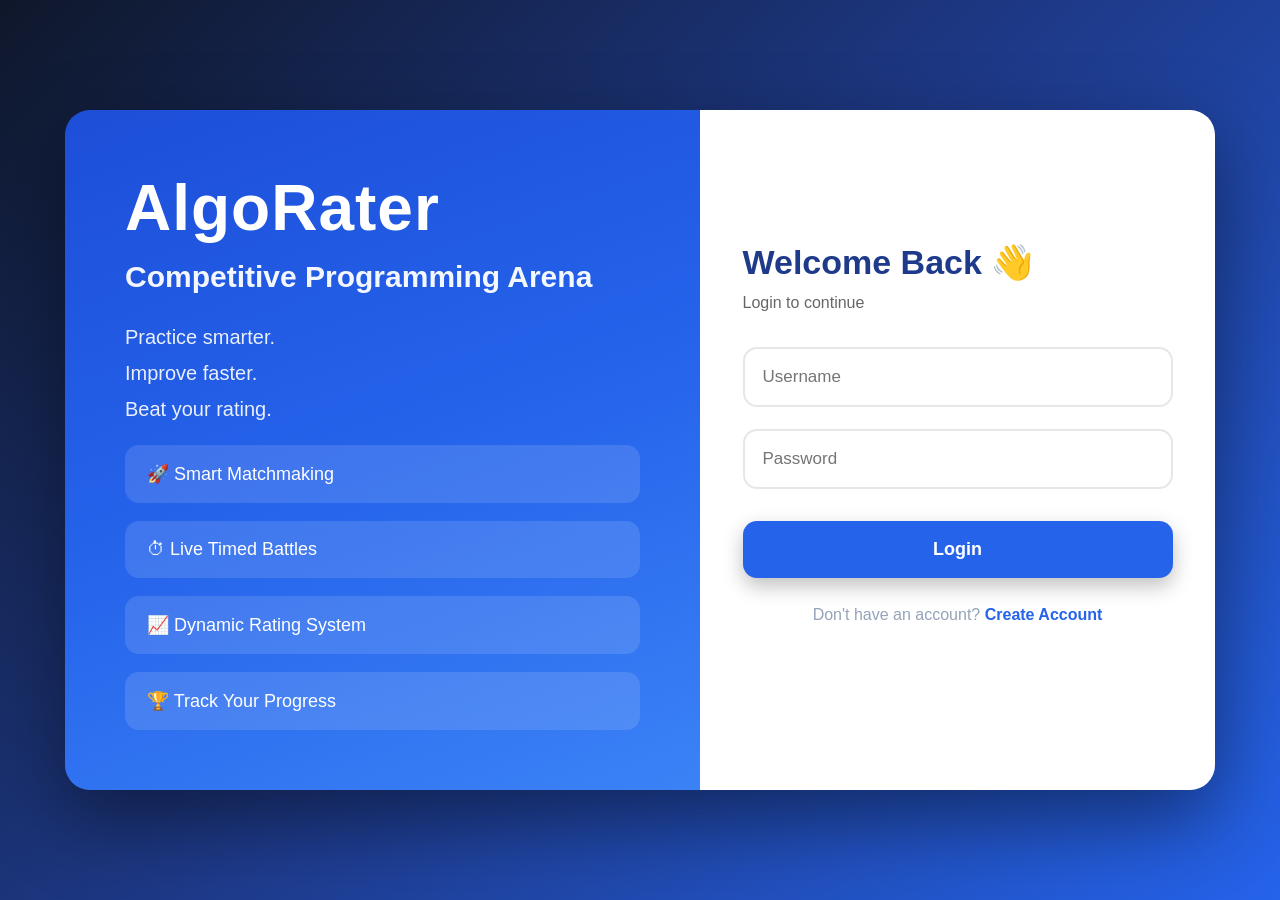
<file: static/login.html>
<!DOCTYPE html>
<html lang="en">

<head>

<meta charset="UTF-8">
<meta name="viewport" content="width=device-width, initial-scale=1.0">

<title>AlgoRater</title>

<link rel="stylesheet" href="/css/styles.css">

</head>

<body class="login-body">

<div class="login-page">

    <!-- LEFT SIDE -->

    <div class="login-left">

        <h1>AlgoRater</h1>

        <h2>Competitive Programming Arena</h2>

        <p>
            Practice smarter.<br>
            Improve faster.<br>
            Beat your rating.
        </p>

        <div class="feature">

            🚀 Smart Matchmaking

        </div>

        <div class="feature">

            ⏱ Live Timed Battles

        </div>

        <div class="feature">

            📈 Dynamic Rating System

        </div>

        <div class="feature">

            🏆 Track Your Progress

        </div>

    </div>



    <!-- RIGHT SIDE -->

    <div class="login-right">

        <div class="login-card">

            <!-- LOGIN -->

            <div id="loginForm">

                <h2>Welcome Back 👋</h2>

                <p>Login to continue</p>

                <input
                id="loginUsername"
                type="text"
                placeholder="Username">

                <input
                id="loginPassword"
                type="password"
                placeholder="Password">

                <button
                class="btn-primary"
                onclick="handleLogin()">

                Login

                </button>

                <div class="switch-text">

                    Don't have an account?

                    <a href="#"
                    onclick="showRegister();return false;">

                    Create Account

                    </a>

                </div>

            </div>



            <!-- REGISTER -->

            <div
            id="registerForm"
            style="display:none;">

                <h2>Create Account</h2>

                <p>Start your journey</p>

                <input
                id="regUsername"
                placeholder="Username">

                <input
                id="regPassword"
                type="password"
                placeholder="Password">

                <input
                id="regCfHandle"
                placeholder="Codeforces Handle">

                <button
                class="btn-primary"
                onclick="handleRegister()">

                Register

                </button>

                <div class="switch-text">

                    Already have an account?

                    <a href="#"
                    onclick="showLogin();return false;">

                    Login

                    </a>

                </div>

            </div>

            <p id="authStatus"></p>

        </div>

    </div>

</div>

<script src="/js/auth.js"></script>

</body>

</html>
</file>
<file: css/styles.css>
@import url('https://fonts.googleapis.com/css2?family=Poppins:wght@300;400;500;600;700;800&display=swap');

/* ===========================
   RESET
=========================== */

*{
    margin:0;
    padding:0;
    box-sizing:border-box;
}

html{
    scroll-behavior:smooth;
}

body{

    font-family:'Poppins',sans-serif;

    background:#0f172a;

    color:#f8fafc;

    min-height:100vh;
}


/* ===========================
   NAVBAR
=========================== */

.navbar{

    display:flex;

    justify-content:space-between;

    align-items:center;

    padding:18px 40px;

    background:#111827;

}

.navbar h1{

    color:#3b82f6;

    font-size:30px;

    font-weight:700;

    letter-spacing:1px;

}

.nav-links{

    display:flex;

    align-items:center;

    gap:25px;

}

.nav-links a{

    color:#d1d5db;

    text-decoration:none;

    font-size:16px;

    font-weight:500;

    transition:.3s;

}

.nav-links a:hover{

    color:#3b82f6;

}

.nav-links span{

    margin-left:30px;

    background:#1e293b;

    padding:10px 18px;

    border-radius:30px;

    font-size:15px;

}


/* ===========================
   MAIN CONTAINER
=========================== */


.container{
    width:100%;
    min-height:calc(100vh - 70px);

    display:flex;
    justify-content:center;
    align-items:flex-start;

    padding:40px 20px;
    box-sizing:border-box;
}


/* ===========================
   SIDEBAR
=========================== */

.sidebar{

    background:#1e293b;

    border-radius:18px;

    padding:30px;

    border:1px solid #334155;

    box-shadow:0 15px 35px rgba(0,0,0,.35);

}

.sidebar h3{

    font-size:22px;

    margin-bottom:25px;

    color:white;

    border-bottom:1px solid #334155;

    padding-bottom:15px;

}


/* ===========================
   PROFILE CARD
=========================== */




.profile-item{

    margin-bottom:12px;

    display:flex;

    justify-content:space-between;

    align-items:center;

}

.profile-item span:first-child{

    color:#94a3b8;

}

.profile-item span:last-child{

    font-weight:600;

}


/* ===========================
   FORM
=========================== */

.form-group{

    margin-bottom:22px;

}

.form-group label{

    display:block;

    margin-bottom:8px;

    color:#cbd5e1;

    font-size:14px;

}

.form-group input,
.form-group select{

    width:100%;

    padding:14px;

    border-radius:10px;

    border:1px solid #334155;

    background:#0f172a;

    color:white;

    font-size:15px;

    outline:none;

    transition:.3s;

}

.form-group input:focus,
.form-group select:focus{

    border-color:#3b82f6;

    box-shadow:0 0 10px rgba(59,130,246,.4);

}


/* ===========================
   BUTTONS
=========================== */

.btn-primary{

    width:100%;

    padding:15px;

    border:none;

    border-radius:12px;

    background:#2563eb;

    color:white;

    font-size:16px;

    font-weight:600;

    cursor:pointer;

    transition:.3s;

}

.btn-primary:hover{

    background:#1d4ed8;

    transform:translateY(-2px);

}

.btn-success{

    padding:15px 28px;

    border:none;

    border-radius:12px;

    background:#16a34a;

    color:white;

    cursor:pointer;

    font-size:15px;

    font-weight:600;

    transition:.3s;

}

.btn-success:hover{

    background:#15803d;

}

.btn-danger{

    padding:15px 28px;

    border:none;

    border-radius:12px;

    background:#dc2626;

    color:white;

    cursor:pointer;

    font-size:15px;

    font-weight:600;

    transition:.3s;

}

.btn-danger:hover{

    background:#b91c1c;

}
/* ==========================================
   MAIN CONTENT
========================================== */

.main-content{

    background:#1e293b;

    border-radius:18px;

    padding:35px;

    border:1px solid #334155;

    box-shadow:0 15px 35px rgba(0,0,0,.35);

}

.view-panel{

    animation:fadeIn .4s ease;

}

.main-content h2{

    font-size:30px;

    margin-bottom:15px;

    color:white;

}

.main-content p{

    color:#94a3b8;

    line-height:1.8;

    font-size:16px;

}


/* ==========================================
   STATUS MESSAGE
========================================== */

.status-msg{

    margin-top:20px;

    font-weight:600;

    font-size:15px;

}


/* ==========================================
   TABLES
========================================== */

.table-container{

    overflow-x:auto;

    margin-top:25px;

}

.cp-table{

    width:100%;

    margin-top:15px;

    border-collapse:collapse;

}

.cp-table th{

    background:#2563eb;

    color:white;

    padding:15px;

}

.cp-table td{

    padding:15px;

    border-bottom:1px solid #334155;

}

.cp-table thead{

    background:#2563eb;

}

.cp-table th{

    color:white;

    padding:16px;

    text-align:left;

    font-weight:600;

}

.cp-table td{

    padding:16px;

    border-bottom:1px solid #334155;

    color:#e2e8f0;

}

.cp-table tbody tr{

    transition:.25s;

}

.cp-table tbody tr:hover{

    background:#273549;

}


/* ==========================================
   MATCH CARD
========================================== */

.match-card{

    background:#0f172a;

    border:1px solid #334155;

    border-radius:18px;

    padding:30px;

    margin-top:20px;

}

.match-card h2{

    color:#ef4444;

}

.problem-link{

    color:#60a5fa;

    text-decoration:none;

    font-weight:600;

    font-size:18px;

}

.problem-link:hover{

    text-decoration:underline;

}

.action-bar{

    display:flex;

    gap:20px;

    margin-top:35px;

    flex-wrap:wrap;

}


/* ==========================================
   RESULT CARD
========================================== */

.result-card{

    background:#0f172a;

    border-radius:18px;

    border:1px solid #334155;

    padding:30px;

}


/* ==========================================
   LOGIN / REGISTER PAGE
========================================== */

.auth-page{

    min-height:100vh;

    display:flex;

    justify-content:center;

    align-items:center;

    background:linear-gradient(
        135deg,
        #0f172a,
        #111827,
        #1e293b
    );

}

.auth-container{

    width:420px;

    background:#1e293b;

    padding:40px;

    border-radius:20px;

    border:1px solid #334155;

    box-shadow:0 25px 60px rgba(0,0,0,.45);

}

.auth-container h1{

    text-align:center;

    color:#3b82f6;

    margin-bottom:10px;

}

.auth-container p{

    text-align:center;

    color:#94a3b8;

    margin-bottom:30px;

}

.auth-form{

    display:none;

}

.auth-form.active{

    display:block;

}

.auth-form input{

    width:100%;

    margin-bottom:18px;

    padding:15px;

    border-radius:10px;

    border:1px solid #334155;

    background:#0f172a;

    color:white;

    font-size:15px;

}

.auth-form input:focus{

    border-color:#3b82f6;

    outline:none;

}


/* ==========================================
   LOGIN / REGISTER BUTTONS
========================================== */

.tabs{

    display:flex;

    margin-bottom:30px;

}

.tab-btn{

    flex:1;

    padding:14px;

    background:#111827;

    border:none;

    color:#cbd5e1;

    cursor:pointer;

    font-size:15px;

    transition:.3s;

}

.tab-btn:first-child{

    border-radius:10px 0 0 10px;

}

.tab-btn:last-child{

    border-radius:0 10px 10px 0;

}

.tab-btn.active{

    background:#2563eb;

    color:white;

}


/* ==========================================
   SMALL TEXT
========================================== */

small{

    color:#94a3b8;

}


/* ==========================================
   LINKS
========================================== */

a{

    transition:.3s;

}

a:hover{

    opacity:.9;

}


/* ==========================================
   ANIMATION
========================================== */

@keyframes fadeIn{

    from{

        opacity:0;

        transform:translateY(15px);

    }

    to{

        opacity:1;

        transform:translateY(0);

    }

}

/* ==========================================
   CODEFORCES RATING COLORS
========================================== */

/* CODEFORCES RATING COLORS */

.rating-gray{
    color:#808080 !important;
    font-weight:700;
}

.rating-green{
    color:#008000 !important;
    font-weight:700;
}

.rating-cyan{
    color:#03A89E !important;
    font-weight:700;
}

.rating-blue{
    color:#0000FF !important;
    font-weight:700;
}

.rating-violet{
    color:#AA00AA !important;
    font-weight:700;
}

.rating-orange{
    color:#FF8C00 !important;
    font-weight:700;
}

.rating-red{
    color:#FF0000 !important;
    font-weight:700;
}

/* ==========================================
   TIMER
========================================== */

#ui-time{

    font-size:30px;

    font-weight:700;

    letter-spacing:1px;

}

.timer-green{

    color:#22C55E;

}

.timer-red{

    color:#EF4444;

    animation:blink 1s infinite;

}

@keyframes blink{

    50%{

        opacity:.4;

    }

}





/* ==========================================
   LEADERBOARD
========================================== */

.leaderboard-card{

    background:#111827;

    padding:30px;

    border-radius:20px;

    border:1px solid #334155;

}

.rank-1{

    color:#FFD700;

    font-weight:bold;

}

.rank-2{

    color:#C0C0C0;

    font-weight:bold;

}

.rank-3{

    color:#CD7F32;

    font-weight:bold;

}


/* ==========================================
   WELCOME PANEL
========================================== */

#welcomeArea{

    display:flex;

    justify-content:center;

    align-items:center;

    flex-direction:column;

    min-height:400px;

    text-align:center;

}

#welcomeArea h2{

    font-size:42px;

    margin-bottom:20px;

}

#welcomeArea p{

    font-size:18px;

    max-width:650px;

}


/* ==========================================
   MATCH COMPLETE
========================================== */

#resultArea{

    text-align:center;

}

#resultArea h2{

    color:#22C55E;

}

#res-new{

    font-size:34px;

    font-weight:bold;

}


/* ==========================================
   SCROLLBAR
========================================== */

::-webkit-scrollbar{

    width:8px;

}

::-webkit-scrollbar-track{

    background:#111827;

}

::-webkit-scrollbar-thumb{

    background:#3B82F6;

    border-radius:20px;

}

::-webkit-scrollbar-thumb:hover{

    background:#2563EB;

}


/* ==========================================
   RESPONSIVE
========================================== */

@media(max-width:1100px){

.container{

grid-template-columns:1fr;

}


.navbar{

padding:20px;

flex-direction:column;

height:auto;

gap:15px;

}

.nav-links{

flex-wrap:wrap;

justify-content:center;

}

}

@media(max-width:700px){

.main-content{

padding:20px;

}

.sidebar{

padding:20px;

}

.action-bar{

flex-direction:column;

}

.btn-success,
.btn-danger{

width:100%;

}

#welcomeArea h2{

font-size:30px;

}

}


/* ==========================================
   NICE HOVER EFFECTS
========================================== */

.sidebar,
.main-content,
.profile-card,
.result-card,
.leaderboard-card{

transition:.3s;

}

.sidebar:hover,
.main-content:hover{

transform:translateY(-3px);

box-shadow:0 20px 45px rgba(0,0,0,.35);

}

.btn-primary,
.btn-success,
.btn-danger{

box-shadow:0 8px 20px rgba(0,0,0,.25);

}

.btn-primary:hover,
.btn-success:hover,
.btn-danger:hover{

box-shadow:0 12px 30px rgba(0,0,0,.4);

}


/* ==========================================
   FOOTER
========================================== */

footer{

margin-top:50px;

padding:20px;

text-align:center;

color:#94A3B8;

font-size:14px;

}
.switch-text{
    text-align:center;
    margin-top:25px;
    color:#94a3b8;
}


.link-btn{

    background:none;

    border:none;

    color:#3b82f6;

    cursor:pointer;

    font-weight:600;

    font-size:15px;

}


.auth-container{

    width:420px;

}


.auth-container h1{

    font-size:40px;

    text-align:center;

}


.auth-container p{

    text-align:center;

}

.auth-form{
    display:none;
}

.auth-form.active{
    display:block;
}

/* ==========================================
   END OF FILE
========================================== */

/* ===========================
        LOGIN PAGE
=========================== */

.login-body{

margin:0;

font-family:'Segoe UI',sans-serif;

height:100vh;

background:linear-gradient(135deg,#0f172a,#1e3a8a,#2563eb);

display:flex;

justify-content:center;

align-items:center;

overflow:hidden;

}

.login-page{

width:1150px;

height:680px;

background:rgba(255,255,255,.06);

backdrop-filter:blur(25px);

border-radius:25px;

display:flex;

overflow:hidden;

box-shadow:0 30px 80px rgba(0,0,0,.45);

animation:fadeIn .8s ease;

}



/* LEFT SIDE */

.login-left{

flex:1;

padding:70px 60px;

color:white;

display:flex;

flex-direction:column;

justify-content:center;

background:linear-gradient(160deg,#1d4ed8,#2563eb,#3b82f6);

}

.login-left h1{

font-size:64px;

margin:0;

font-weight:800;

letter-spacing:1px;

}

.login-left h2{

margin-top:15px;

font-size:30px;

font-weight:600;

opacity:.95;

}

.login-left p{

margin-top:25px;

font-size:20px;

line-height:1.8;

opacity:.9;

}

.feature{

margin-top:18px;

padding:18px 22px;

border-radius:14px;

background:rgba(255,255,255,.12);

font-size:18px;

transition:.3s;

}

.feature:hover{

transform:translateX(12px);

background:rgba(255,255,255,.20);

}



/* RIGHT SIDE */

.login-right{

flex:1;

display:flex;

justify-content:center;

align-items:center;

background:#ffffff;

}

.login-card{

width:430px;

animation:slideUp .7s;

}

.login-card h2{

margin:0;

font-size:34px;

color:#1e3a8a;

}

.login-card p{

color:#666;

margin:12px 0 35px;

}



.login-card input{

width:100%;

padding:18px;

margin-bottom:22px;

border-radius:14px;

border:2px solid #e5e7eb;

font-size:17px;

transition:.3s;

box-sizing:border-box;

}

.login-card input:focus{

outline:none;

border-color:#2563eb;

box-shadow:0 0 0 5px rgba(37,99,235,.12);

}



.login-card button{

width:100%;

padding:18px;

font-size:18px;

margin-top:10px;

border-radius:14px;

}



.switch-text{

text-align:center;

margin-top:28px;

font-size:16px;

}



.switch-text a{

color:#2563eb;

font-weight:700;

text-decoration:none;

}

.switch-text a:hover{

text-decoration:underline;

}



#authStatus{

margin-top:25px;

text-align:center;

font-weight:bold;

color:#ef4444;

}



/* Animations */

@keyframes slideUp{

from{

opacity:0;

transform:translateY(45px);

}

to{

opacity:1;

transform:translateY(0);

}

}



@keyframes fadeIn{

from{

opacity:0;

}

to{

opacity:1;

}

}



/* Responsive */

@media(max-width:900px){

.login-page{

width:95%;

height:auto;

flex-direction:column;

}

.login-left{

padding:40px;

text-align:center;

}

.login-left h1{

font-size:48px;

}

.login-right{

padding:40px 0;

}

.login-card{

width:90%;

}

}

.rating-gray{
    color:#808080;
    font-weight:bold;
}

.rating-green{
    color:#00a000;
    font-weight:bold;
}

.rating-cyan{
    color:#03a89e;
    font-weight:bold;
}

.rating-blue{
    color:#0000ff;
    font-weight:bold;
}

.rating-violet{
    color:#aa00aa;
    font-weight:bold;
}

.rating-orange{
    color:#ff8c00;
    font-weight:bold;
}
/* ==========================================
   FINAL PROFILE LAYOUT
========================================== */

.container{
    width:100%;
    display:flex;
    justify-content:center;
    padding:40px 20px;
}



/* ==========================================
   PROFILE PAGE
========================================== */

.profile-wrapper{

    width:100%;

    display:flex;

    justify-content:center;

}

.profile-card{

    width:100%;

    max-width:1150px;

    background:#111827;

    border:1px solid #334155;

    border-radius:18px;

    padding:35px;

    box-shadow:0 15px 40px rgba(0,0,0,.35);

}

.profile-card h2{

    color:#60a5fa;

    margin:35px 0 20px;

}

.profile-info{

    display:flex;

    justify-content:space-between;

    align-items:center;

    padding:14px 0;

    border-bottom:1px solid #334155;

}

.profile-info span:first-child{

    color:#94a3b8;

}

.profile-info span:last-child{

    color:white;

    font-weight:600;

}

.cp-table{

    width:100%;

    border-collapse:collapse;

    margin-top:20px;

}

.cp-table th{

    background:#2563eb;

    color:white;

    padding:14px;

}

.cp-table td{

    padding:14px;

    border-bottom:1px solid #334155;

}

#ratingChart{

    width:100%!important;

    max-width:1000px;

    height:320px!important;

    margin:30px auto;

    display:block;

}
/* ==========================================
   ACTIVITY HEATMAP
========================================== */
.heatmap-wrapper{

    margin-top:20px;

}


.month-labels{

    display:flex;

    justify-content:space-between;

    margin-left:55px;

    margin-bottom:10px;

    color:#94a3b8;

    font-size:13px;

}

.heatmap-area{

    display:flex;

    gap:10px;

}



.weekday-labels{

    display:flex;

    flex-direction:column;

    justify-content:space-between;

    font-size:12px;

    color:#94a3b8;

    padding:2px 0;

}



.heatmap-grid{


    display:grid;


    grid-template-rows:repeat(7,18px);


    grid-auto-flow:column;


    grid-auto-columns:18px;


    gap:5px;


    overflow-x:auto;


    padding:5px;


}



.heat-cell{


    width:18px;

    height:18px;


    border-radius:4px;


    background:#1e293b;


}



.level1{

    background:#166534;

}


.level2{

    background:#16a34a;

}


.level3{

    background:#22c55e;

}


.level4{

    background:#4ade80;

}



.heatmap-legend{


    display:flex;


    align-items:center;


    justify-content:flex-end;


    gap:6px;


    margin-top:15px;


    color:#94a3b8;


    font-size:13px;


}



.legend-box{


    width:15px;


    height:15px;


    border-radius:3px;


    background:#1e293b;


}
</file>
